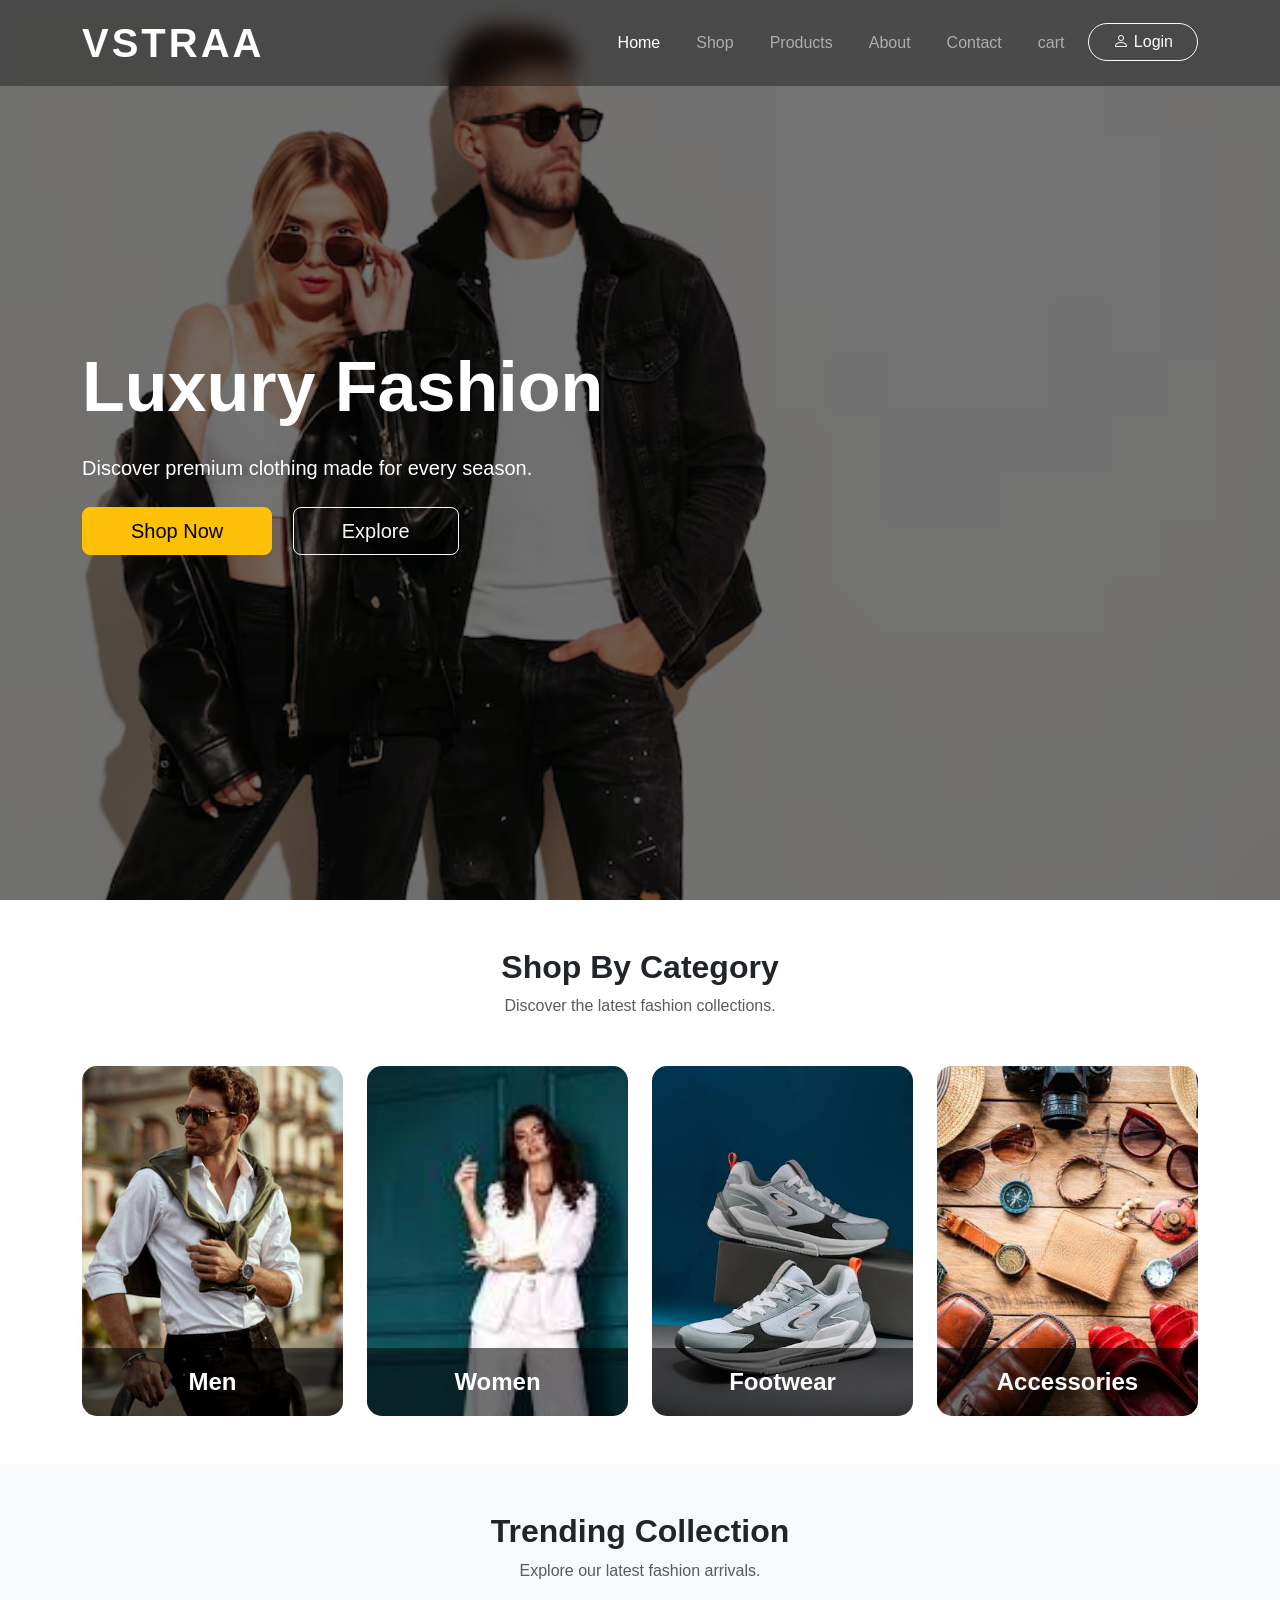
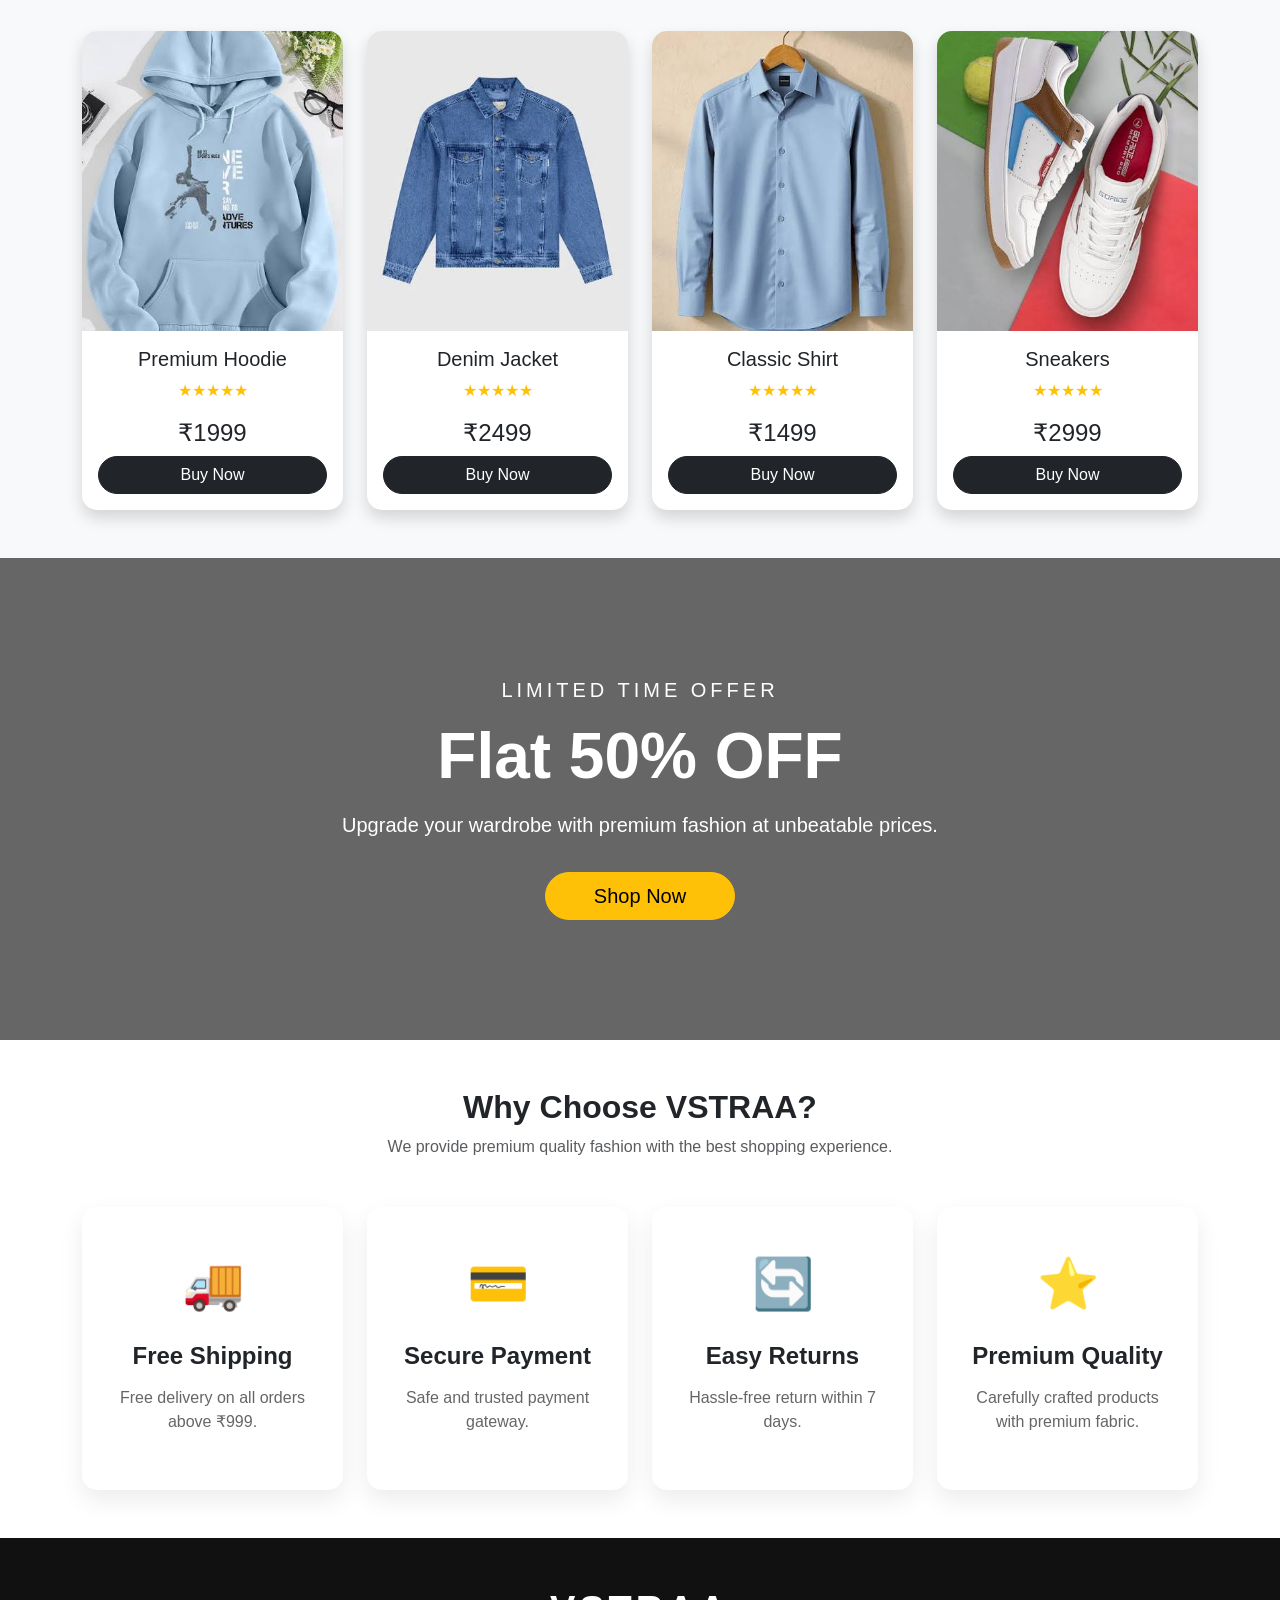
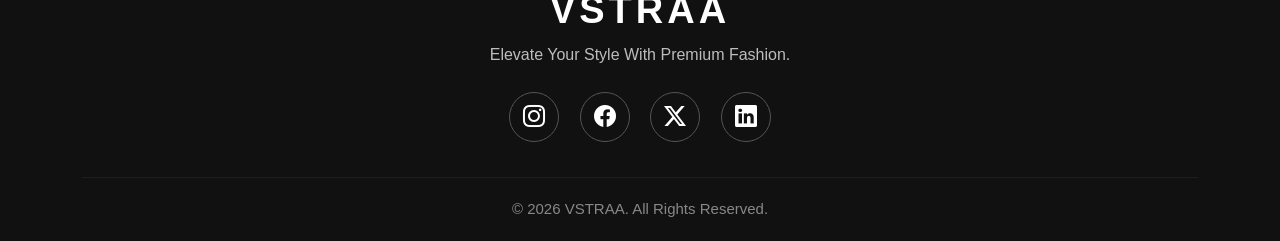
<file: index.html>
<!DOCTYPE html>
<html lang="en">

<head>

    <meta charset="UTF-8">
    <meta name="viewport" content="width=device-width, initial-scale=1.0">

    <title>VSTRAA | Fashion Store</title>

    <link rel="stylesheet" href="css/bootstrap.css">
    <link rel="stylesheet" href="css/style.css">
    <link rel="stylesheet" href="https://cdn.jsdelivr.net/npm/bootstrap-icons@1.13.1/font/bootstrap-icons.min.css">

</head>

<body>


    <nav class="navbar navbar-expand-lg navbar-dark fixed-top custom-nav">

        <div class="container">

            <a class="navbar-brand fw-bold fs-1" href="#">
                VSTRAA
            </a>

            <button class="navbar-toggler" type="button">

                <span class="navbar-toggler-icon"></span>

            </button>

            <div class="collapse navbar-collapse justify-content-end">

                <ul class="navbar-nav">

                    <li class="nav-item">
                        <a class="nav-link active" href="index.html">Home</a>
                    </li>

                    <li class="nav-item">
                        <a class="nav-link" href="shop.html">Shop</a>
                    </li>

                    <li class="nav-item">
                        <a class="nav-link" href="product.html">Products</a>
                    </li>

                    <li class="nav-item">
                        <a class="nav-link" href="about.html">About</a>
                    </li>

                    <li class="nav-item">
                        <a class="nav-link" href="contact.html">Contact</a>

                    </li>

                    <li class="nav-item">
                        <a class="nav-link" href="cart.html">cart</a>
                    </li>

                      <li class="nav-item ms-3">

                        <a class="btn btn-outline-light rounded-pill px-4" href="login.html">

                            <i class="bi bi-person"></i>

                            Login

                        </a>

                    </li>



                </ul>

            </div>

        </div>

    </nav>


    <section class="hero">

        <div class="container h-100">

            <div class="row h-100 align-items-center">

                <div class="col-lg-6">

                    <h1 class="display-2 fw-bold">
                        Luxury Fashion
                    </h1>

                    <p class="lead my-4">

                        Discover premium clothing made for every season.

                    </p>

                    <a href="shop.html" class="btn btn-warning btn-lg px-5">
                        Shop Now
                    </a>

                    <a href="#" class="btn btn-outline-light btn-lg ms-3 px-5">
                        Explore
                    </a>

                </div>

            </div>

        </div>

    </section>


    <!--  Featured Categories -->

    <section class="py-5">

        <div class="container">

            <div class="text-center mb-5">

                <h2 class="fw-bold">Shop By Category</h2>

                <p class="text-muted">
                    Discover the latest fashion collections.
                </p>

            </div>

            <div class="row g-4">

                <div class="col-lg-3 col-md-6">

                    <div class="category-card">

                        <img src="Assets/men.jpg" class="img-fluid" alt="Men">

                        <div class="category-content">

                            <h4>Men</h4>

                        </div>

                    </div>

                </div>

                <div class="col-lg-3 col-md-6">

                    <div class="category-card">

                        <img src="Assets/women.jpg" class="img-fluid" alt="Women">

                        <div class="category-content">

                            <h4>Women</h4>

                        </div>

                    </div>

                </div>

                <div class="col-lg-3 col-md-6">

                    <div class="category-card">

                        <img src="Assets/shoes.jpg" class="img-fluid" alt="Shoes">

                        <div class="category-content">

                            <h4>Footwear</h4>

                        </div>

                    </div>

                </div>

                <div class="col-lg-3 col-md-6">

                    <div class="category-card">

                        <img src="Assets/accessories.jpg" class="img-fluid" alt="Accessories">

                        <div class="category-content">

                            <h4>Accessories</h4>

                        </div>

                    </div>

                </div>

            </div>

        </div>

    </section>



    <section class="py-5 bg-light">

        <div class="container">

            <div class="text-center mb-5">

                <h2 class="fw-bold">Trending Collection</h2>

                <p class="text-muted">
                    Explore our latest fashion arrivals.
                </p>

            </div>

            <div class="row g-4">



                <div class="col-lg-3 col-md-6">

                    <div class="card product-card border-0 shadow">

                        <img src="Assets/hood.jpg" class="card-img-top" alt="Product">

                        <div class="card-body text-center">

                            <h5 class="card-title">Premium Hoodie</h5>

                            <p class="text-warning">★★★★★</p>

                            <h4>₹1999</h4>

                            <a href="cart.html" class="btn btn-dark w-100">
                                Buy Now
                            </a>

                        </div>

                    </div>

                </div>



                <div class="col-lg-3 col-md-6">

                    <div class="card product-card border-0 shadow">

                        <img src="Assets/denim.jpg" class="card-img-top" alt="Product">

                        <div class="card-body text-center">

                            <h5 class="card-title">Denim Jacket</h5>

                            <p class="text-warning">★★★★★</p>

                            <h4>₹2499</h4>

                            <a href="cart.html" class="btn btn-dark w-100">
                                Buy Now
                            </a>

                        </div>

                    </div>

                </div>



                <div class="col-lg-3 col-md-6">

                    <div class="card product-card border-0 shadow">

                        <img src="Assets/shirt.jpg" class="card-img-top" alt="Product">

                        <div class="card-body text-center">

                            <h5 class="card-title">Classic Shirt</h5>

                            <p class="text-warning">★★★★★</p>

                            <h4>₹1499</h4>

                            <a href="cart.html" class="btn btn-dark w-100">
                                Buy Now
                            </a>

                        </div>

                    </div>

                </div>


                <div class="col-lg-3 col-md-6">

                    <div class="card product-card border-0 shadow">

                        <img src="Assets/sneakers.jpg" class="card-img-top" alt="Product">

                        <div class="card-body text-center">

                            <h5 class="card-title">Sneakers</h5>

                            <p class="text-warning">★★★★★</p>

                            <h4>₹2999</h4>

                            <a href="#" class="btn btn-dark w-100">
                                Buy Now
                            </a>

                        </div>

                    </div>

                </div>

            </div>

        </div>

    </section>



    <section class="offer-banner">

        <div class="container">

            <div class="row justify-content-center">

                <div class="col-lg-8 text-center">

                    <h5 class="text-uppercase">Limited Time Offer</h5>

                    <h1 class="display-3 fw-bold my-3">
                        Flat 50% OFF
                    </h1>

                    <p class="lead">
                        Upgrade your wardrobe with premium fashion at unbeatable prices.
                    </p>

                    <a href="shop.html" class="btn btn-warning btn-lg px-5 mt-3">
                        Shop Now
                    </a>

                </div>

            </div>

        </div>

    </section>



    <section class="py-5">

        <div class="container">

            <div class="text-center mb-5">

                <h2 class="fw-bold">Why Choose VSTRAA?</h2>

                <p class="text-muted">
                    We provide premium quality fashion with the best shopping experience.
                </p>

            </div>

            <div class="row g-4">


                <div class="col-lg-3 col-md-6">

                    <div class="feature-box">

                        <div class="feature-icon">
                            🚚
                        </div>

                        <h4>Free Shipping</h4>

                        <p>
                            Free delivery on all orders above ₹999.
                        </p>

                    </div>

                </div>

                <!-- Card 2 -->

                <div class="col-lg-3 col-md-6">

                    <div class="feature-box">

                        <div class="feature-icon">
                            💳
                        </div>

                        <h4>Secure Payment</h4>

                        <p>
                            Safe and trusted payment gateway.
                        </p>

                    </div>

                </div>

                <!-- Card 3 -->

                <div class="col-lg-3 col-md-6">

                    <div class="feature-box">

                        <div class="feature-icon">
                            🔄
                        </div>

                        <h4>Easy Returns</h4>

                        <p>
                            Hassle-free return within 7 days.
                        </p>

                    </div>

                </div>

                <!-- Card 4 -->

                <div class="col-lg-3 col-md-6">

                    <div class="feature-box">

                        <div class="feature-icon">
                            ⭐
                        </div>

                        <h4>Premium Quality</h4>

                        <p>
                            Carefully crafted products with premium fabric.
                        </p>

                    </div>

                </div>

            </div>

        </div>

    </section>




    <footer class="footer">

        <div class="container text-center">

            <h2 class="footer-logo">VSTRAA</h2>

            <p class="footer-text">
                Elevate Your Style With Premium Fashion.
            </p>

            <div class="social-icons">

                <a href="#"><i class="bi bi-instagram"></i></a>

                <a href="#"><i class="bi bi-facebook"></i></a>

                <a href="#"><i class="bi bi-twitter-x"></i></a>

                <a href="#"><i class="bi bi-linkedin"></i></a>

            </div>

            <hr>

            <p class="copyright">
                © 2026 VSTRAA. All Rights Reserved.
            </p>

        </div>

    </footer>

</body>

</html>
</file>
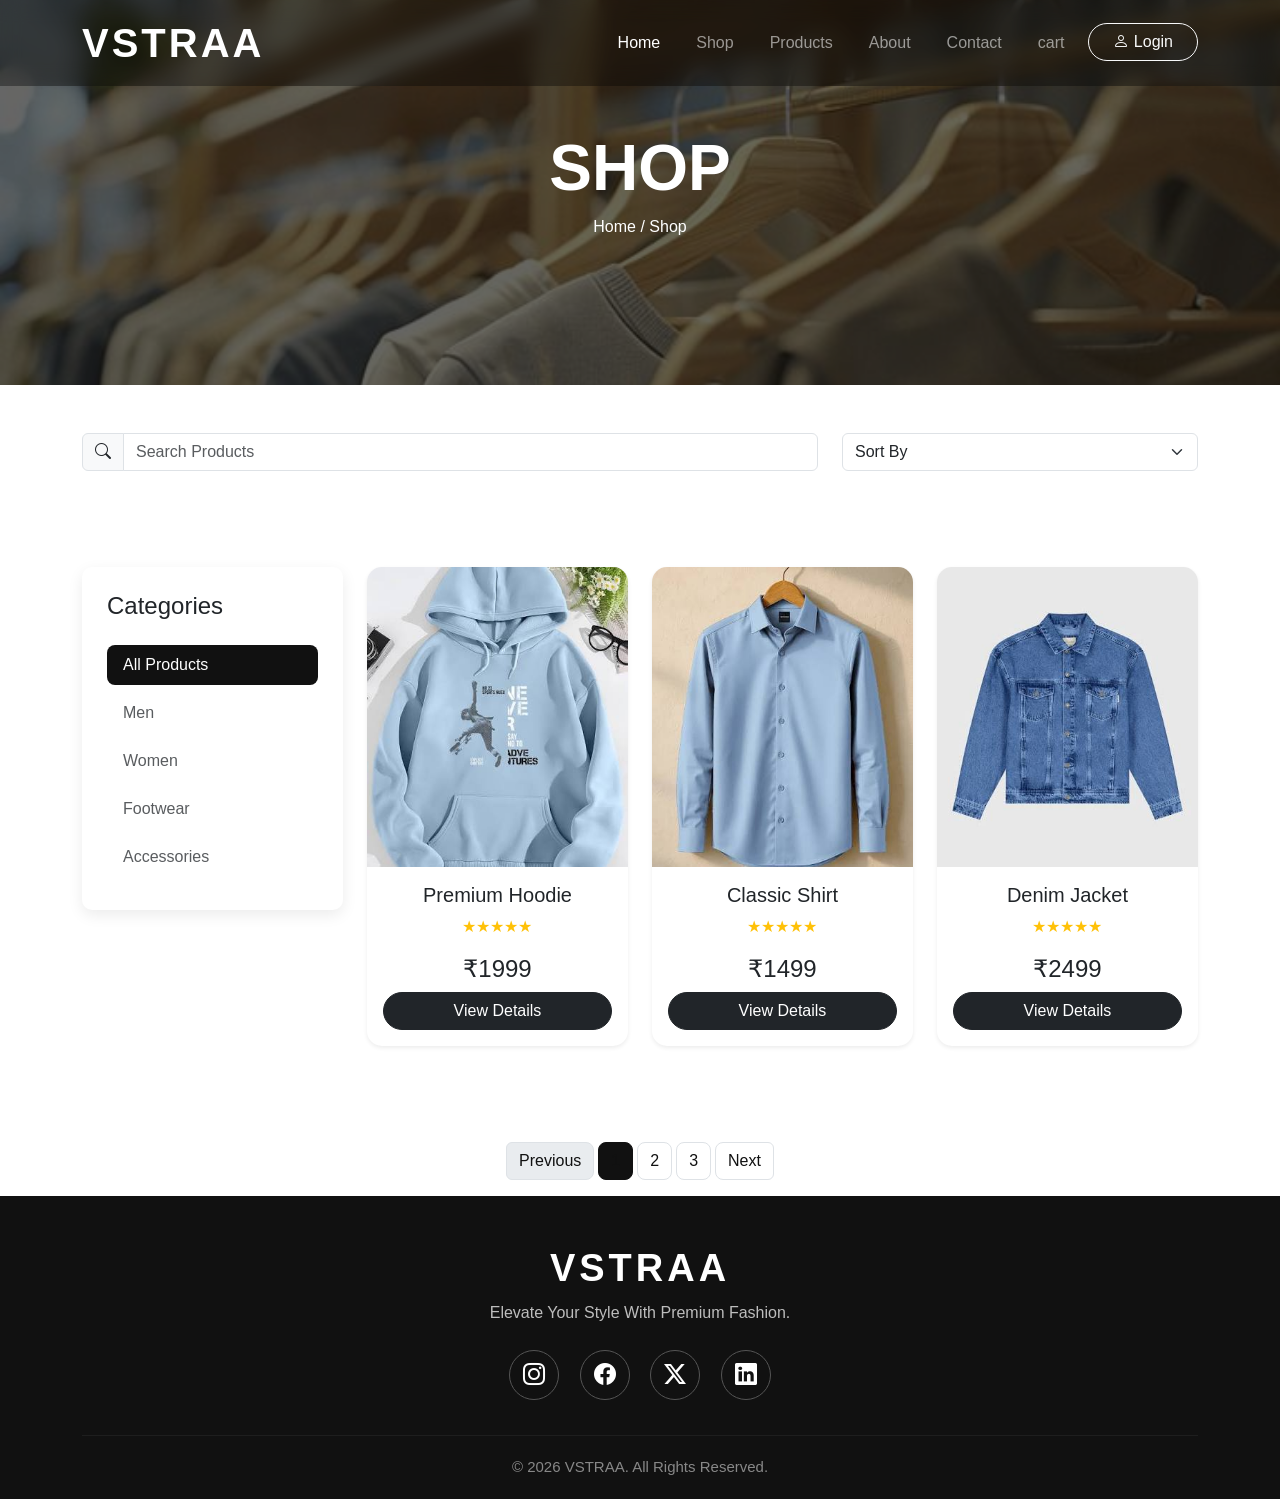
<file: shop.html>
<!DOCTYPE html>
<html lang="en">

<head>

    <meta charset="UTF-8">

    <meta name="viewport" content="width=device-width, initial-scale=1.0">

    <title>Shop | VSTRAA</title>

    <link rel="stylesheet" href="css/bootstrap.css">

    <link rel="stylesheet" href="css/style.css">


    <link rel="stylesheet" href="https://cdn.jsdelivr.net/npm/bootstrap-icons@1.13.1/font/bootstrap-icons.min.css">

</head>

<body>

    <nav class="navbar navbar-expand-lg navbar-dark fixed-top custom-nav">

        <div class="container">

            <a class="navbar-brand fw-bold fs-1" href="#">
                VSTRAA
            </a>

            <button class="navbar-toggler" type="button">

                <span class="navbar-toggler-icon"></span>

            </button>

            <div class="collapse navbar-collapse justify-content-end">

                <ul class="navbar-nav">

                    <li class="nav-item">
                        <a class="nav-link active" href="index.html">Home</a>
                    </li>

                    <li class="nav-item">
                        <a class="nav-link" href="shop.html">Shop</a>
                    </li>

                    <li class="nav-item">
                        <a class="nav-link" href="product.html">Products</a>
                    </li>

                    <li class="nav-item">
                        <a class="nav-link" href="about.html">About</a>
                    </li>

                    <li class="nav-item">
                        <a class="nav-link" href="#">Contact</a>
                    </li>

                    <li class="nav-item">
                        <a class="nav-link" href="cart.html">cart</a>
                    
                    </li>

                     <li class="nav-item ms-3">

                        <a class="btn btn-outline-light rounded-pill px-4" href="login.html">

                            <i class="bi bi-person"></i>

                            Login

                        </a>

                    </li>

                </ul>

            </div>

        </div>

    </nav>







    <!--  SHOP BANNER  -->

    <section class="shop-banner">

        <div class="container">

            <div class="text-center">

                <h1 class="display-3 fw-bold">
                    SHOP
                </h1>

                <p>
                    Home / Shop
                </p>

            </div>

        </div>

    </section>


    <!--  SEARCH  -->

    <section class="py-5">

        <div class="container">

            <div class="row">

                <div class="col-lg-8">

                    <div class="input-group">

                        <span class="input-group-text">

                            <i class="bi bi-search"></i>

                        </span>

                        <input type="text" class="form-control" placeholder="Search Products">

                    </div>

                </div>

                <div class="col-lg-4">

                    <select class="form-select">

                        <option>Sort By</option>

                        <option>Newest</option>

                        <option>Price : Low To High</option>

                        <option>Price : High To Low</option>

                    </select>

                </div>

            </div>

        </div>

    </section>



    <!-- SHOP SECTION -->

    <section class="py-5">

        <div class="container">

            <div class="row">

                <!-- Sidebar -->

                <div class="col-lg-3">

                    <div class="shop-sidebar">

                        <h4 class="mb-4">Categories</h4>

                        <div class="list-group">

                            <a href="#" class="list-group-item list-group-item-action active">
                                All Products
                            </a>

                            <a href="#" class="list-group-item list-group-item-action">
                                Men
                            </a>

                            <a href="#" class="list-group-item list-group-item-action">
                                Women
                            </a>

                            <a href="#" class="list-group-item list-group-item-action">
                                Footwear
                            </a>

                            <a href="#" class="list-group-item list-group-item-action">
                                Accessories
                            </a>

                        </div>

                    </div>

                </div>



                <!-- Product Grid -->

                <div class="col-lg-9">

                    <div class="row g-4">

                        <!-- Product 1 -->

                        <div class="col-lg-4 col-md-6">

                            <div class="card product-card h-100 shadow-sm">

                                <img src="Assets/hood.jpg" class="card-img-top" alt="hood">

                                <div class="card-body text-center">

                                    <h5 class="card-title">
                                        Premium Hoodie
                                    </h5>

                                    <p class="text-warning">
                                        ★★★★★
                                    </p>

                                    <h4>₹1999</h4>

                                    <a href="product.html" class="btn btn-dark w-100">
                                        View Details
                                    </a>

                                </div>

                            </div>

                        </div>



                        <!-- Product 2 -->

                        <div class="col-lg-4 col-md-6">

                            <div class="card product-card h-100 shadow-sm">

                                <img src="Assets/shirt.jpg" class="card-img-top" alt="shirt">

                                <div class="card-body text-center">

                                    <h5>Classic Shirt</h5>

                                    <p class="text-warning">
                                        ★★★★★
                                    </p>

                                    <h4>₹1499</h4>

                                    <a href="product.html" class="btn btn-dark w-100">
                                        View Details
                                    </a>

                                </div>

                            </div>

                        </div>



                        <!-- Product 3 -->

                        <div class="col-lg-4 col-md-6">

                            <div class="card product-card h-100 shadow-sm">

                                <img src="Assets/denim.jpg" class="card-img-top" alt="denim">

                                <div class="card-body text-center">

                                    <h5>Denim Jacket</h5>

                                    <p class="text-warning">
                                        ★★★★★
                                    </p>

                                    <h4>₹2499</h4>

                                    <a href="product.html" class="btn btn-dark w-100">
                                        View Details
                                    </a>

                                </div>

                            </div>

                        </div>

                    </div>

                </div>

            </div>

        </div>

    </section>



    <!--PAGINATION -->

    <div class="row mt-5">

        <div class="col">

            <nav>

                <ul class="pagination justify-content-center">

                    <li class="page-item disabled">

                        <a class="page-link" href="#">
                            Previous
                        </a>

                    </li>

                    <li class="page-item active">

                        <a class="page-link" href="#">
                            1
                        </a>

                    </li>

                    <li class="page-item">

                        <a class="page-link" href="#">
                            2
                        </a>

                    </li>

                    <li class="page-item">

                        <a class="page-link" href="#">
                            3
                        </a>

                    </li>

                    <li class="page-item">

                        <a class="page-link" href="#">
                            Next
                        </a>

                    </li>

                </ul>

            </nav>

        </div>

    </div>

    </div>

    </section>



    <!--FOOTER -->

    <footer class="footer">

        <div class="container text-center">

            <h2 class="footer-logo">
                VSTRAA
            </h2>

            <p class="footer-text">
                Elevate Your Style With Premium Fashion.
            </p>

            <div class="social-icons">

                <a href="#"><i class="bi bi-instagram"></i></a>

                <a href="#"><i class="bi bi-facebook"></i></a>

                <a href="#"><i class="bi bi-twitter-x"></i></a>

                <a href="#"><i class="bi bi-linkedin"></i></a>

            </div>

            <hr>

            <p class="copyright">
                © 2026 VSTRAA. All Rights Reserved.
            </p>

        </div>

    </footer>


</body>

</html>
</file>
<file: css/style.css>
*{
margin:0;
padding:0;
box-sizing:border-box;
}

body{

font-family:Arial,sans-serif;

}

/* Navbar */

.custom-nav{

background:rgba(0,0,0,.35);
backdrop-filter:blur(10px);

}

.navbar-brand{

letter-spacing:3px;

}

.nav-link{

margin-left:20px;
font-weight:500;

}

.nav-link:hover{

color:gold !important;

}

/* Hero */

.hero{

height:100vh;

background:url("../Assets/hero.avif") no-repeat center center;

background-size:cover;

background-position:center;

position:relative;

color:white;

}

.hero::before{

content:"";

position:absolute;

top:0;
left:0;

width:100%;
height:100%;

background:rgba(0,0,0,.55);

}

.hero .container{

position:relative;
z-index:2;

}

.hero h1{

font-size:70px;

}

.hero p{

max-width:500px;

}
.category-card{

    position:relative;

    overflow:hidden;

    border-radius:15px;

    cursor:pointer;

}

.category-card img{

    width:100%;

    height:350px;

    object-fit:cover;

    transition:.5s;

}

.category-card:hover img{

    transform:scale(1.1);

}

.category-content{

    position:absolute;

    bottom:0;

    width:100%;

    background:rgba(0,0,0,.55);

    color:white;

    text-align:center;

    padding:20px;

}

.category-content h4{

    margin:0;

    font-weight:bold;

}

/* Trending Products */

.product-card{

    transition:.4s;

    border-radius:15px;

    overflow:hidden;

}

.product-card:hover{

    transform:translateY(+10px);

}

.product-card img{

    height:320px;

    object-fit:cover;

}

.product-card .btn{

    border-radius:30px;

}


.offer-banner{

    background:url("../Assets/discount.jpg") no-repeat center center;

    background-size:cover;

    background-position:center;

    background-attachment:fixed;

    padding:120px 0;

    position:relative;

    color:white;

}

.offer-banner::before{

    content:"";

    position:absolute;

    top:0;

    left:0;

    width:100%;

    height:100%;

    background:rgba(0,0,0,.60);

}

.offer-banner .container{

    position:relative;

    z-index:2;

}

.offer-banner h5{

    letter-spacing:4px;

}

.offer-banner .btn{

    border-radius:30px;

}



.feature-box{

    background:white;

    padding:40px 25px;

    text-align:center;

    border-radius:15px;

    box-shadow:0 10px 25px rgba(0,0,0,.08);

    transition:.4s;

}

.feature-box:hover{

    transform:translateY(-10px);

}

.feature-icon{

    font-size:50px;

    margin-bottom:20px;

}

.feature-box h4{

    font-weight:bold;

    margin-bottom:15px;

}

.feature-box p{

    color:#666;

}


/*================= FOOTER =================*/

.footer{

    background:#111;

    color:#fff;

    padding:50px 0 20px;

}

.footer-logo{

    font-size:38px;

    font-weight:700;

    letter-spacing:4px;

    margin-bottom:10px;

}

.footer-text{

    color:#bdbdbd;

    margin-bottom:25px;

}

.social-icons a{

    display:inline-flex;

    justify-content:center;

    align-items:center;

    width:50px;

    height:50px;

    margin:0 8px;

    border:1px solid #555;

    border-radius:50%;

    color:#fff;

    text-decoration:none;

    font-size:22px;

    transition:.3s;

}

.social-icons a:hover{

    background:#ffc107;

    color:#111;

    border-color:#ffc107;

}

.footer hr{

    margin:35px 0 20px;

    border-color:#444;

}

.copyright{

    color:#888;

    margin:0;

    font-size:15px;

}


/*SHOP BANNER */

.shop-banner{

    background:url("../Assets/shop.jpg");

    background-size:cover;

    background-position:center;

    padding:130px 0;

    position:relative;

    color:white;

}

.shop-banner::before{

    content:"";

    position:absolute;

    top:0;

    left:0;

    width:100%;

    height:100%;

    background:rgba(0,0,0,.60);

}

.shop-banner .container{

    position:relative;

    z-index:2;

}


/*================ SHOP PAGE ================*/

.shop-sidebar{

    background:#fff;

    padding:25px;

    border-radius:10px;

    box-shadow:0 5px 15px rgba(0,0,0,.08);

}

.shop-sidebar .list-group-item{

    border:none;

    margin-bottom:8px;

    border-radius:8px;

}

.shop-sidebar .active{

    background:#111;

    border:none;

}

.product-card{

    transition:.4s;

    border:none;

}

.product-card:hover{

    transform:translateY(-10px);

}

.product-card img{

    height:320px;

    object-fit:cover;

}

.product-card .btn{

    border-radius:25px;

}


/* PAGINATION */

.pagination .page-link{

    color:#111;

    border-radius:8px;

    margin:0 5px;

}

.pagination .active .page-link{

    background:#111;

    border-color:#111;

}


/* PRODUCT PAGE */

.product-section{

margin-top:90px;

}

.product-section img{

border-radius:15px;

}

.product-section button{

margin-right:10px;

}

.product-section .btn{

border-radius:30px;

}


.product-card{

    border:none;

    border-radius:15px;

    overflow:hidden;

    transition:.4s;

}

.product-card:hover{

    transform:translateY(-10px);

}

.product-card img{

    height:300px;

    object-fit:cover;

}

.product-card .btn{

    border-radius:25px;

}


/* CART PAGE */

.cart-section{

    margin-top:100px;

}

.cart-img{

    width:90px;

    height:90px;

    object-fit:cover;

    border-radius:10px;

}

.cart-summary{

    background:#fff;

    padding:30px;

    border-radius:15px;

    box-shadow:0 5px 20px rgba(0,0,0,.1);

}

.cart-summary .btn{

    border-radius:30px;

}

/* ABOUT PAGE */

.about-banner{

    background:url("../images/about-banner.jpg");

    background-size:cover;

    background-position:center;

    padding:140px 0;

    color:white;

    position:relative;

}

.about-banner::before{

    content:"";

    position:absolute;

    inset:0;

    background:rgba(0,0,0,.55);

}

.about-banner .container{

    position:relative;

    z-index:2;

}

.about-section{

    margin-top:30px;

}

.about-section img{

    border-radius:15px;

}

.about-section p{

    line-height:1.8;

    color:#666;

}

.navbar .btn{

    transition:.3s;

}

.navbar .btn:hover{

    background:#ffc107;

    color:#111;

    border-color:#ffc107;

}

/*LOGIN & REGISTER */

.login-section{

    margin-top:100px;

    padding:80px 0;

    background:#f8f9fa;

}

.login-box{

    background:#fff;

    padding:40px;

    border-radius:15px;

    box-shadow:0 10px 25px rgba(0,0,0,.1);

}

.login-box h2{

    margin-bottom:30px;

}

.login-box .form-control{

    height:50px;

    border-radius:10px;

}

.login-box .btn{

    border-radius:30px;

    height:50px;

}

.login-box a{

    text-decoration:none;

}
</file>
